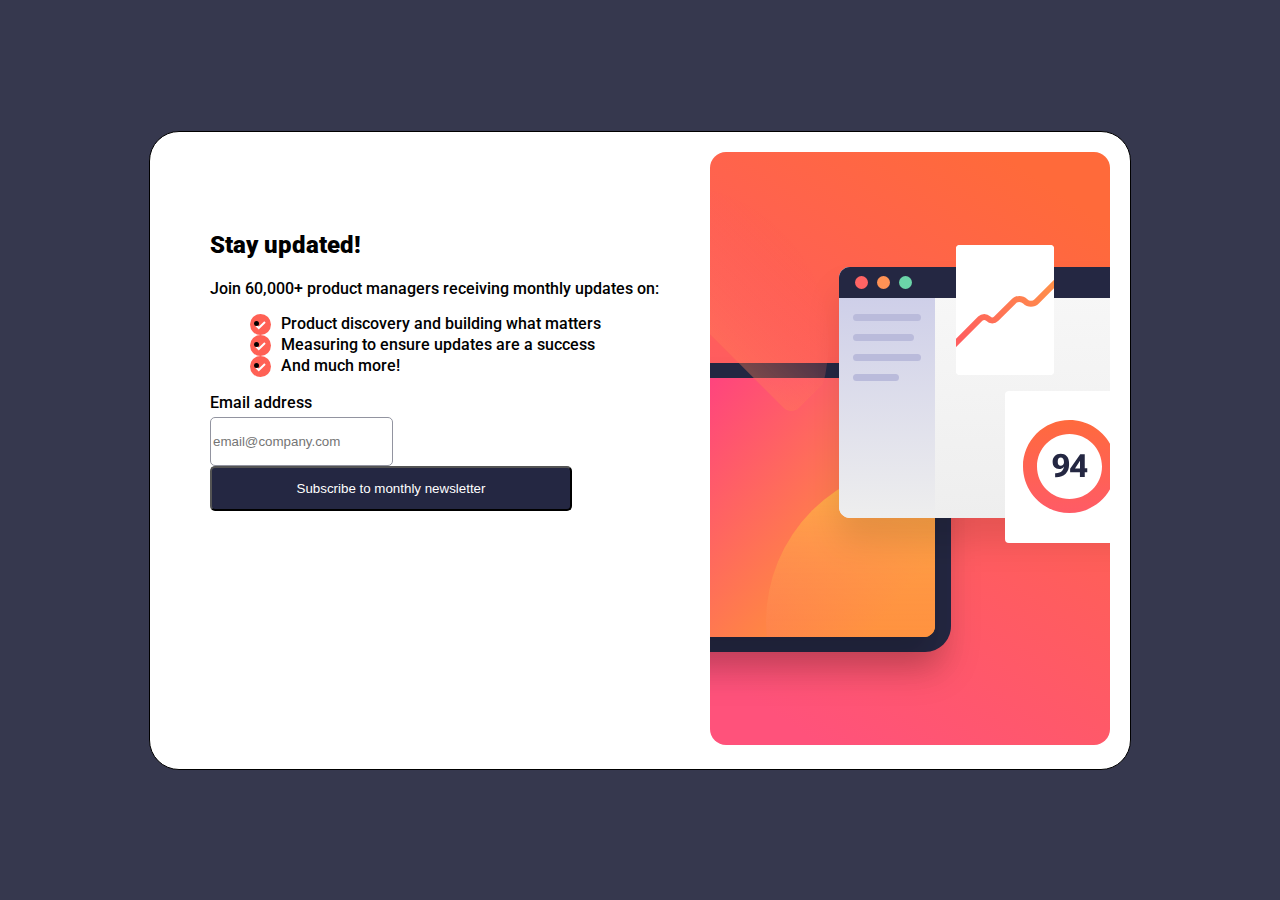
<file: index.html>
<!DOCTYPE html>
<html lang="en">
<head>
    <meta charset="UTF-8">
    <meta name="viewport" content="width=device-width, initial-scale=1.0">
    <title>Document</title>
    <link rel="stylesheet" href="https://assets.ubuntu.com/v1/vanilla-framework-version-4.12.0.min.css" />
    <link rel="stylesheet" href="styles.css">
    <link rel="preconnect" href="https://fonts.googleapis.com">
    <link rel="preconnect" href="https://fonts.gstatic.com" crossorigin>
    <link href="https://fonts.googleapis.com/css2?family=Roboto:ital,wght@0,100;0,300;0,400;0,500;0,700;0,900;1,100;1,300;1,400;1,500;1,700;1,900&display=swap" rel="stylesheet">
    <script>
        document.addEventListener('DOMContentLoaded', function () {
            var form = document.querySelector('form');
            var emailInput = document.getElementById('exampleTextInput');
            var errorMessageDiv = document.createElement('div');
            errorMessageDiv.className = 'error-message';
            emailInput.parentNode.insertBefore(errorMessageDiv, emailInput);

            form.onsubmit = function(event) {
                event.preventDefault(); // Form gönderimini her durumda durdur

                if (!emailInput.value.match(/^[^ ]+@[^ ]+\.[a-z]{2,3}$/)) {
                    emailInput.classList.add('error-input');
                    errorMessageDiv.textContent = 'Valid email required';
                } else {
                    emailInput.classList.remove('error-input');
                    errorMessageDiv.textContent = '';
                    // Başarılı form gönderimi - yönlendirme yap
                    window.location.href = 'success.html';
                }
            };
        });
    </script>
</head>
<body>
    <div class="container">
        <div class="container-without-img">
            <div class="head">
                <h2><strong>Stay updated!</strong></h2>
            </div>
            <div class="head-content">
                <p>Join 60,000+ product managers receiving monthly updates on:</p>
            </div>

            <div class="lists">
                <ul class="p-list">
                    <div class="list-together">
                        <img src="icon-list.svg" alt="tic" class="tic">
                        <li class="p-list__item">Product discovery and building what matters</li>
                    </div>
                    <div class="list-together">
                        <img src="icon-list.svg" alt="tic" class="tic">
                        <li class="p-list__item">Measuring to ensure updates are a success</li>
                    </div>
                    <div class="list-together">
                        <img src="icon-list.svg" alt="tic" class="tic">
                        <li class="p-list__item">And much more!</li>
                    </div>
                </ul>
            </div>

            <div class="form">
                <form>
                    <label for="exampleTextInput">Email address</label>
                    <input type="email" id="exampleTextInput" name="exampleTextInput" placeholder="email@company.com" autocomplete="email">
                    <button type="submit" class="btn-inside">Subscribe to monthly newsletter</button>
                </form>
            </div>
        </div>

        <div class="image">
            <img src="illustration-sign-up-desktop.svg" alt="illustration-sign-up-desktop">
        </div>
        
        <div class="image-mobile">
            <img src="illustration-sign-up-mobile.svg">
        </div>
    </div> 
</body>
</html>
</file>
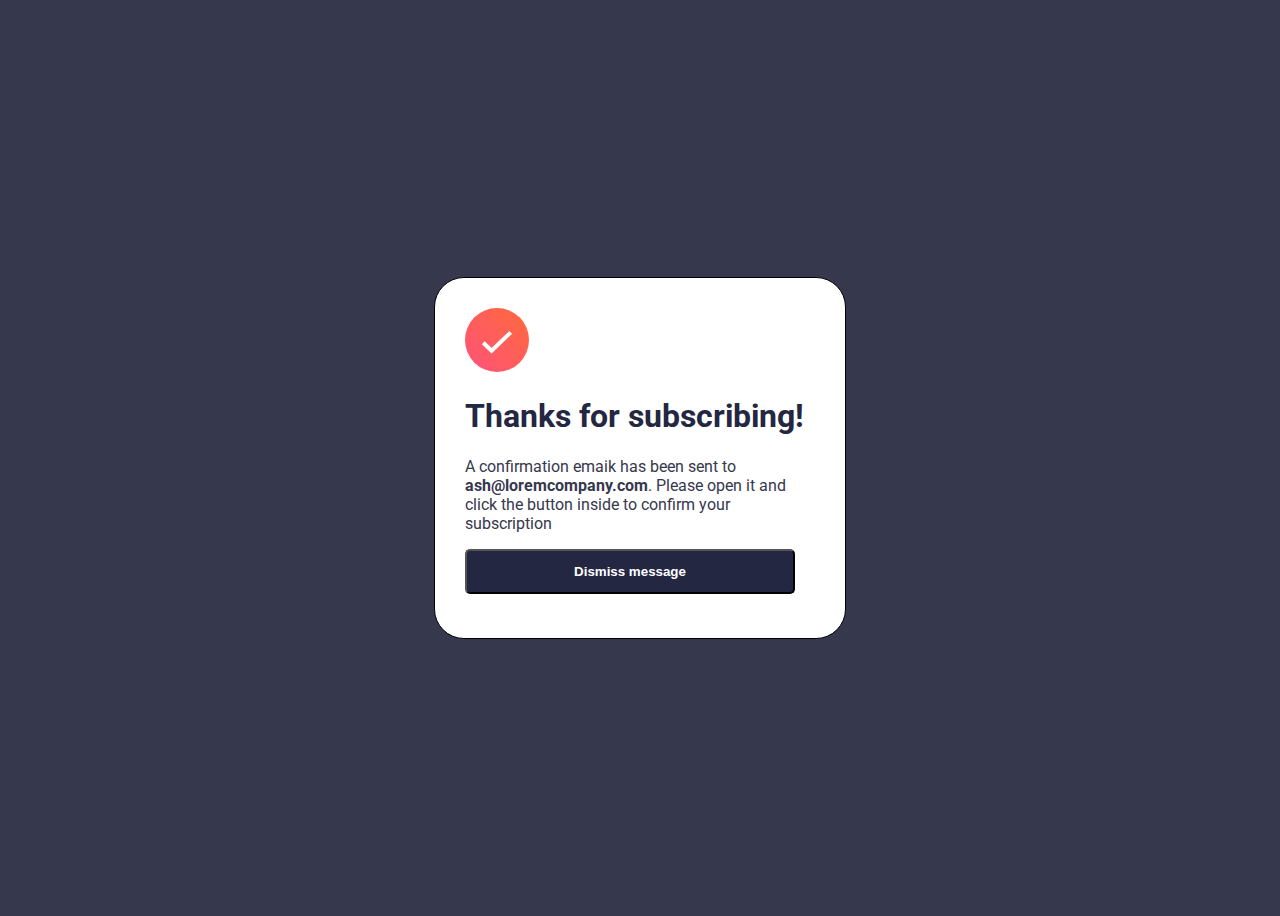
<file: success.html>
<!DOCTYPE html>
<html lang="en">
<head>
    <meta charset="UTF-8">
    <meta name="viewport" content="width=device-width, initial-scale=1.0">
    <title>success</title>
    <link rel="stylesheet" href="style2.css">
    <link rel="preconnect" href="https://fonts.googleapis.com">
    <link rel="preconnect" href="https://fonts.gstatic.com" crossorigin>
    <link href="https://fonts.googleapis.com/css2?family=Roboto:ital,wght@0,100;0,300;0,400;0,500;0,700;0,900;1,100;1,300;1,400;1,500;1,700;1,900&display=swap" rel="stylesheet">
</head>
<body>
    <div class="container2">
        <div class="success-img">
            <img src="icon-success.svg" alt="success">
        </div>
        
        <div class="head">
            <h1>Thanks for subscribing!</h1>
        </div>
        
        <div class="content">
            <p>A confirmation emaik has been sent to <strong>ash@loremcompany.com</strong>. Please open it and click the button inside to confirm your subscription</p>
        </div>

        <div class="dismiss-btn">
        <button type="submit" id="backButton" class="btn"><strong>Dismiss message</strong></button>
        </div>
    </div>
    <script>
        document.getElementById('backButton').addEventListener('click', function() {
            window.location.href = 'index.html';
        });
    </script>
</body>
</html>
</file>
<file: styles.css>
:root {

--Tomato: hsl(4, 100%, 67%);
--Dark-Slate-Grey: hsl(234, 29%, 20%);
--CharcoalGrey: hsl(235, 18%, 26%);
--Grey: hsl(231, 7%, 60%);
--White: hsl(0, 0%, 100%);

}

html {
    display: grid;
    place-items: center;
    min-height: 100vh; 
    background-color: var(--CharcoalGrey);
}

body {
    background-color: var(--CharcoalGrey);
}

.container {
    display: flex;
    border: 1px solid black;
    border-radius: 30px;
    padding: 20px;
    font-family: "Roboto";
    font-weight: 500;
    background-color: var(--White);
}

.container-without-img {
    padding-top: 60px;
    padding-left: 40px;
    padding-right: 50px;
    width: 450px;
}

.list-together {
    display: flex;
}

.list-together li {
    padding-left: 10px;
}

.btn-inside {
    background-color: var(--Dark-Slate-Grey);
    color: var(--White);
    width: 362px;
    height: 45px;
    border-radius: 5px;
}

input[type="email"] {
    border: 1px solid var(--Grey);
    border-radius: 5px;
    height: 45px;
}

.btn-inside:hover {
    color: var(--Dark-Slate-Grey);
}

.error-message {
    color: red;
    margin-bottom: 5px;
    font-size: 12px;
    margin-left: 240px;
}
.error-input {
    border-color: red;
}


@media (min-width: 1024px) {
    .image-mobile {
        display: none;
    }
}

@media (max-width: 700px) {
    .image {
        display: none;
    }

    .image-mobile {
        display: flex;
    }

    html {
        display: flex;
        
    }
}
</file>
<file: style2.css>
:root {
    --Tomato: hsl(4, 100%, 67%);
    --Dark-Slate-Grey: hsl(234, 29%, 20%);
    --CharcoalGrey: hsl(235, 18%, 26%);
    --Grey: hsl(231, 7%, 60%);
    --White: hsl(0, 0%, 100%);
}

body {
    display: grid;
    place-items: center;
    min-height: 100vh; 
    background-color: var(--CharcoalGrey);
    font-family: "Roboto";
    
}

.container2 {
    border: 1px solid black;
    border-radius: 30px;
    background-color: var(--White);
    padding: 30px;
    width: 350px;
    height: 300px;
}

.head {
    font-weight: 900;
    color: var(--Dark-Slate-Grey);
}

.content {
    color: var(--CharcoalGrey);
}

.btn {
    background-color: var(--Dark-Slate-Grey);
    color: var(--White);
    width: 330px;
    height: 45px;
    border-radius: 5px;
}

.btn:hover {
    color: var(--Dark-Slate-Grey);
    background: var(--White);
}
</file>
